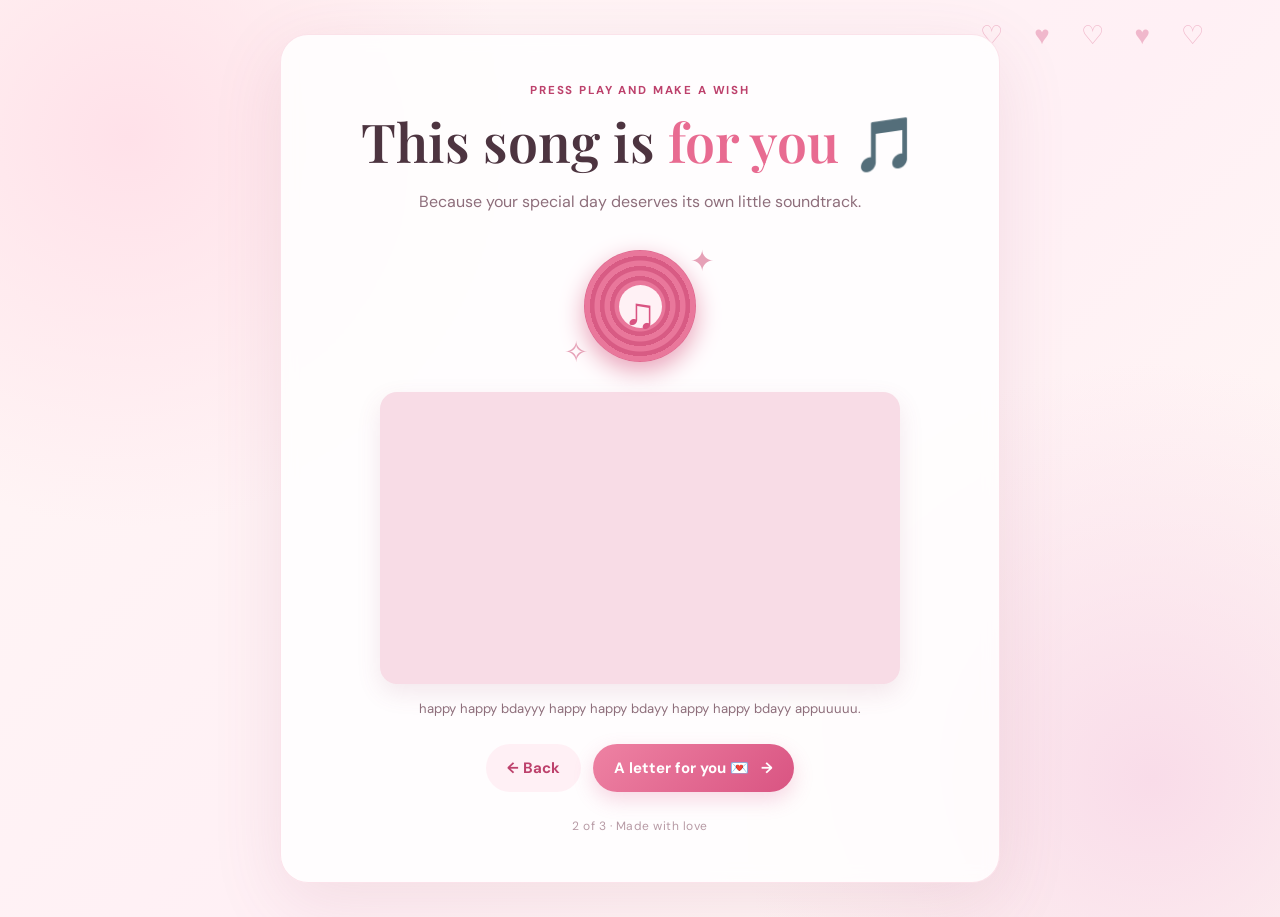
<file: birthday-song.html>
<!DOCTYPE html>
<html lang="en">
<head>
  <meta charset="UTF-8">
  <meta name="viewport" content="width=device-width, initial-scale=1.0">
  <title>Your Birthday Song 🎶</title>
  <link rel="stylesheet" href="style.css">
  <script src="script.js" defer></script>
</head>
<body>
  <div class="floating-hearts" aria-hidden="true">♡ ♥ ♡ ♥ ♡</div>
  <main class="card">
    <p class="eyebrow">Press play and make a wish</p>
    <h1>This song is <span>for you</span> 🎵</h1>
    <p class="intro">Because your special day deserves its own little soundtrack.</p>

    <div class="music-art" aria-hidden="true">
      <div class="music-disc"><span>♫</span></div>
      <div class="music-sparkle sparkle-one">✦</div>
      <div class="music-sparkle sparkle-two">✧</div>
    </div>

    <section class="video-wrap" aria-label="Birthday song video">
      <!-- Replace YOUR_YOUTUBE_VIDEO_ID below with the ID from a YouTube video.
           Example: for youtube.com/watch?v=abc123, the ID is abc123.
           Use a video that allows embedding. -->
      <iframe
        src="https://www.youtube.com/embed/K2aJTT29ZdU?si=43s6biFNfwSiBMXY"
        title="Happy Birthday song"
        allow="accelerometer; autoplay; clipboard-write; encrypted-media; gyroscope; picture-in-picture; web-share"
        referrerpolicy="strict-origin-when-cross-origin"
        allowfullscreen>
      </iframe>
    </section>
    <p class="hint">happy happy bdayyy happy happy bdayy happy happy bdayy appuuuuu.</p>

    <nav class="nav-buttons">
      <a class="button secondary" href="index.html">← Back</a>
      <a class="button" href="letter.html">A letter for you 💌 <span>→</span></a>
    </nav>
    <p class="page-count">2 of 3 · Made with love</p>
  </main>
</body>
</html>
</file>
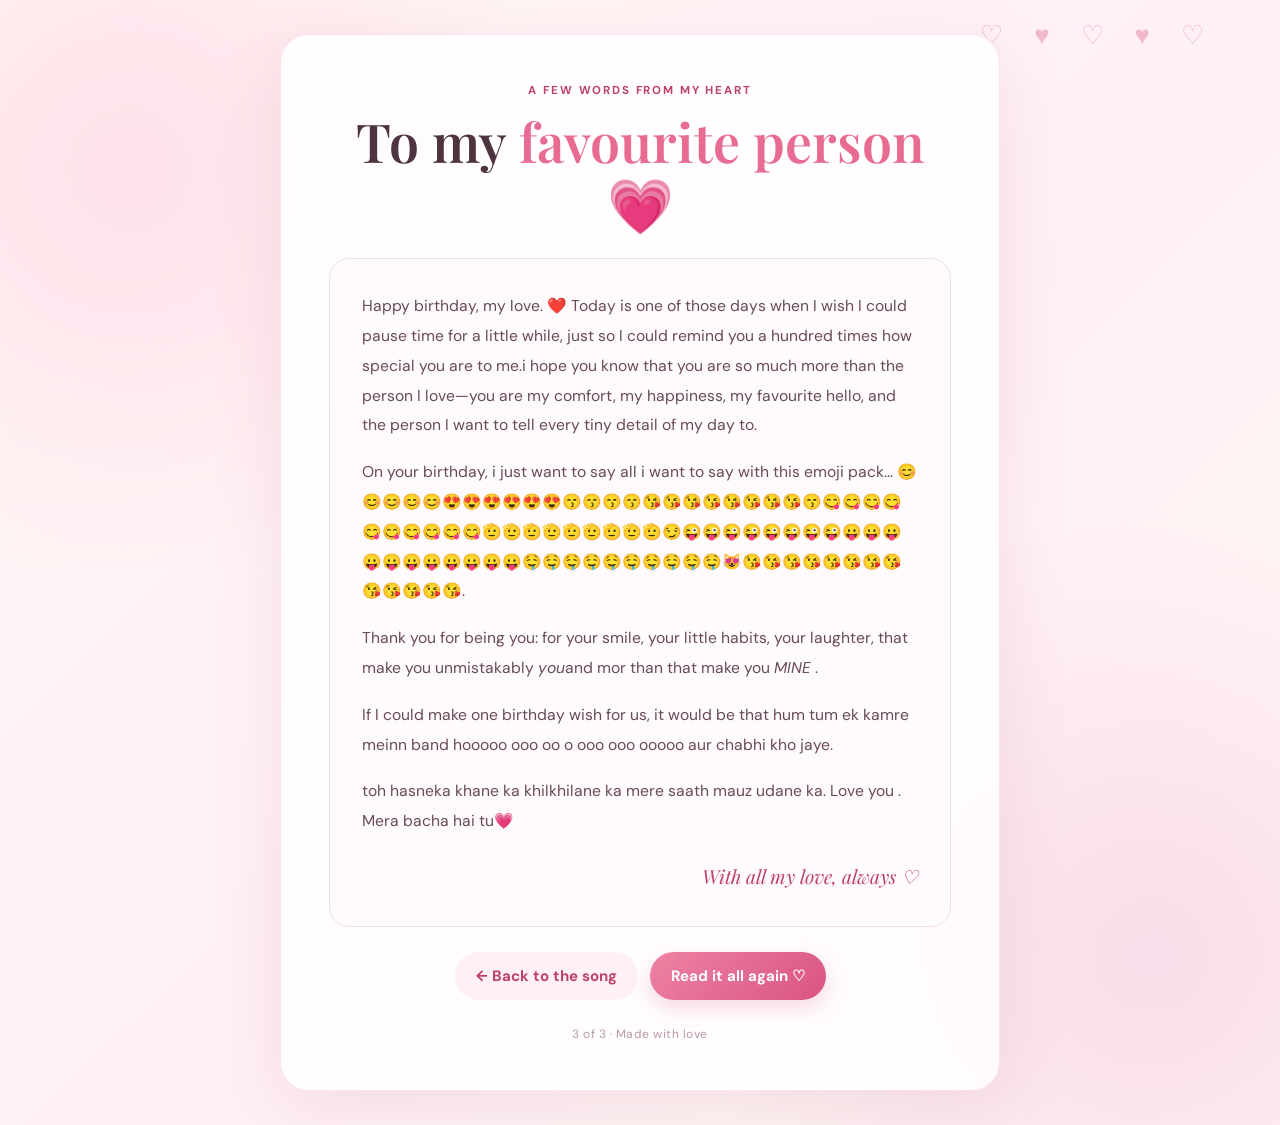
<file: letter.html>
<!DOCTYPE html>
<html lang="en">
<head>
  <meta charset="UTF-8">
  <meta name="viewport" content="width=device-width, initial-scale=1.0">
  <title>A Letter for My Love 💌</title>
  <link rel="stylesheet" href="style.css">
  <script src="script.js" defer></script>
</head>
<body>
  <div class="floating-hearts" aria-hidden="true">♡ ♥ ♡ ♥ ♡</div>
  <main class="card letter-card">
    <p class="eyebrow">A few words from my heart</p>
    <h1>To my <span>favourite person</span> 💗</h1>
    <div class="letter">
      <p>Happy birthday, my love. ❤️ Today is one of those days when I wish I could pause time for a little while, just so I could remind you a hundred times how special you are to me.i hope you know that you are so much more than the person I love—you are my comfort, my happiness, my favourite hello, and the person I want to tell every tiny detail of my day to.</p>
      <p>On your birthday, i just want to say all i want to say with this emoji pack... 😊😊😊😊😊😍😍😍😍😍😍😙😙😙😙😘😘😘😘😘😘😘😘😙😋😋😋😋😋😋😋😋😋😋🫡🫡🫡🫡🫡🫡🫡🫡🫡😏😜😜😜😜😜😜😜😜😛😛😛😛😛😛😛😛😛😛😛🤤🤤🤤🤤🤤🤤🤤🤤🤤🤤😻😘😘😘😘😘😘😘😘😘😘😘😘😘.</p>
      <p>Thank you for being you: for your smile, your little habits, your laughter, that make you unmistakably <em>you</em>and mor than that make you <em>MINE </em>.</p>
      <p>If I could make one birthday wish for us, it would be that hum tum ek kamre meinn band hooooo ooo oo o ooo ooo ooooo aur chabhi kho jaye.</p>
      <p>toh hasneka khane ka khilkhilane ka mere saath mauz udane ka. Love you . Mera bacha hai tu💗</p>
      <p class="signature">With all my love, always ♡</p>
    </div>
    <nav class="nav-buttons">
      <a class="button secondary" href="birthday-song.html">← Back to the song</a>
      <a class="button" href="index.html">Read it all again ♡</a>
    </nav>
    <p class="page-count">3 of 3 · Made with love</p>
  </main>
</body>
</html>
</file>
<file: style.css>
@import url('https://fonts.googleapis.com/css2?family=DM+Sans:wght@400;500;600;700&family=Playfair+Display:wght@500;600;700&display=swap');

:root {
  --pink: #e86b91;
  --deep-pink: #bd416c;
  --ink: #4d3440;
  --muted: #8e6e7b;
  --cream: #fff9f7;
  --line: #f4dce5;
}
* { box-sizing: border-box; }
body {
  margin: 0;
  min-height: 100vh;
  padding: 34px 16px;
  display: grid;
  place-items: center;
  color: var(--ink);
  font-family: 'DM Sans', sans-serif;
  background:
    radial-gradient(circle at 10% 15%, #ffe1e9 0, transparent 28%),
    radial-gradient(circle at 90% 85%, #f9dce9 0, transparent 30%),
    linear-gradient(135deg, #fff7f5, #fff0f5 55%, #fff9f4);
}
.floating-hearts {
  position: fixed;
  top: 18px;
  right: 5vw;
  color: #e99ab5;
  font-size: 26px;
  letter-spacing: 12px;
  opacity: .65;
  pointer-events: none;
  animation: float 4s ease-in-out infinite;
}
.card {
  position: relative;
  width: min(100%, 720px);
  padding: clamp(25px, 5vw, 48px);
  text-align: center;
  border: 1px solid rgba(232, 107, 145, .18);
  border-radius: 28px;
  background: rgba(255, 255, 255, .83);
  box-shadow: 0 20px 70px rgba(159, 77, 106, .12);
  backdrop-filter: blur(8px);
}
.eyebrow {
  margin: 0 0 12px;
  color: var(--deep-pink);
  text-transform: uppercase;
  letter-spacing: .16em;
  font-size: .72rem;
  font-weight: 700;
}
h1 {
  margin: 0;
  font-family: 'Playfair Display', Georgia, serif;
  font-size: clamp(2rem, 6vw, 3.35rem);
  line-height: 1.15;
  font-weight: 600;
}
h1 span { color: var(--pink); }
.intro {
  max-width: 480px;
  margin: 16px auto 24px;
  color: var(--muted);
  line-height: 1.7;
}
.photo-frame {
  position: relative;
  width: min(100%, 440px);
  height: 280px;
  margin: 0 auto 23px;
  overflow: hidden;
  border: 8px solid white;
  border-radius: 22px;
  background: #fff0f4;
  box-shadow: 0 9px 28px rgba(189, 65, 108, .12);
}
.photo-frame img { width: 100%; height: 100%; object-fit: cover; }
.photo-placeholder {
  display: none;
  width: 100%; height: 100%;
  flex-direction: column; align-items: center; justify-content: center;
  gap: 10px; padding: 20px; color: #b86d88;
  background: repeating-linear-gradient(135deg, #fff2f6, #fff2f6 14px, #ffedf3 14px, #ffedf3 28px);
}
.photo-placeholder small { font-size: .8rem; }
.camera { font-size: 2.7rem; }
code { padding: 2px 5px; border-radius: 5px; background: #fff0f4; color: #a43c62; font-size: .9em; }
.sweet-note { color: var(--muted); font-family: 'Playfair Display', Georgia, serif; font-style: italic; margin: 0 0 24px; }
.button {
  display: inline-flex; justify-content: center; align-items: center; gap: 12px;
  min-height: 48px; padding: 13px 21px;
  border: 0; border-radius: 999px;
  color: white; background: linear-gradient(135deg, #ee82a3, #d95482);
  box-shadow: 0 8px 20px rgba(217, 84, 130, .22);
  font: 700 .94rem 'DM Sans', sans-serif; text-decoration: none;
  transition: transform .2s ease, box-shadow .2s ease;
}
.button:hover { transform: translateY(-2px); box-shadow: 0 11px 24px rgba(217, 84, 130, .3); }
.button.secondary { color: var(--deep-pink); background: #fff0f5; box-shadow: none; }
.nav-buttons { display: flex; flex-wrap: wrap; justify-content: center; gap: 12px; margin-top: 25px; }
.page-count { margin: 26px 0 0; color: #b79aa5; font-size: .75rem; letter-spacing: .04em; }
.music-art { position: relative; width: 155px; height: 135px; margin: 3px auto 18px; display: grid; place-items: center; }
.music-disc {
  width: 112px; height: 112px; display: grid; place-items: center;
  border-radius: 50%; color: white; font-size: 2.7rem;
  background: repeating-radial-gradient(circle, #e9779b 0 5px, #d85b84 6px 10px);
  box-shadow: 0 9px 25px #e9a2b9;
  animation: spin 12s linear infinite;
}
.music-disc span { display: grid; place-items: center; width: 43px; height: 43px; border-radius: 50%; background: #fff1f5; color: #d95482; }
.music-sparkle { position: absolute; color: #e6a1b7; font-size: 1.8rem; }
.sparkle-one { top: 3px; right: 4px; }
.sparkle-two { bottom: 3px; left: 1px; }
.video-wrap {
  width: 100%; max-width: 520px; margin: 0 auto;
  aspect-ratio: 16 / 9; overflow: hidden; border-radius: 17px;
  background: #f8dce6; box-shadow: 0 9px 25px rgba(159, 77, 106, .12);
}
.video-wrap iframe { display: block; width: 100%; height: 100%; border: 0; }
.hint { max-width: 500px; margin: 14px auto 0; color: var(--muted); font-size: .82rem; line-height: 1.6; }
.letter-card { text-align: left; }
.letter-card .eyebrow, .letter-card h1, .letter-card .page-count { text-align: center; }
.letter { margin-top: 25px; padding: clamp(20px, 4vw, 32px); border: 1px solid var(--line); border-radius: 20px; background: #fffafc; }
.letter p { margin: 0 0 17px; color: #684b58; font-size: .98rem; line-height: 1.9; }
.letter p:last-child { margin-bottom: 0; }
.letter .signature { padding-top: 5px; color: var(--deep-pink); font-family: 'Playfair Display', Georgia, serif; font-size: 1.2rem; font-style: italic; text-align: right; }
@keyframes float { 0%, 100% { transform: translateY(0); } 50% { transform: translateY(-8px); } }
@keyframes spin { to { transform: rotate(360deg); } }
@media (max-width: 480px) {
  body { padding: 18px 11px; }
  .card { border-radius: 22px; padding: 26px 18px; }
  .photo-frame { height: 230px; }
  .floating-hearts { font-size: 19px; letter-spacing: 7px; }
  .nav-buttons .button { width: 100%; }
}
</file>
